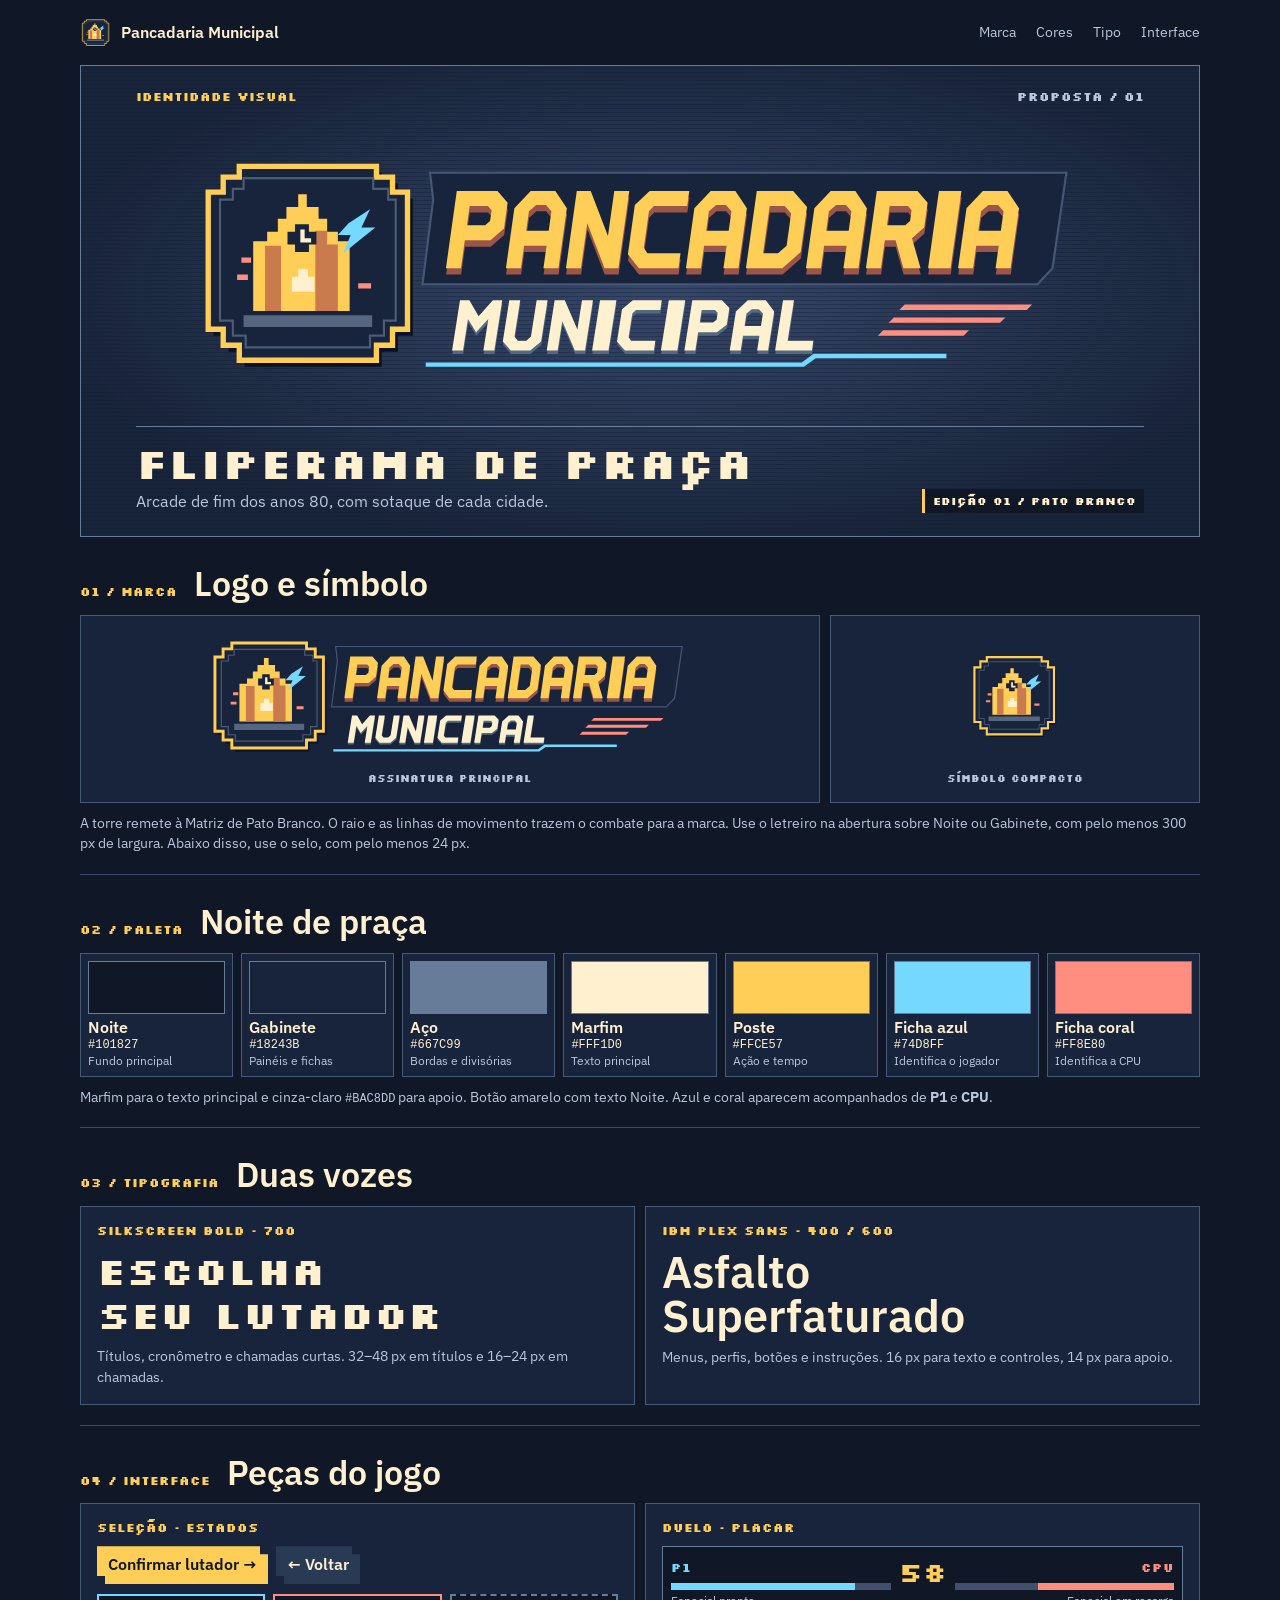
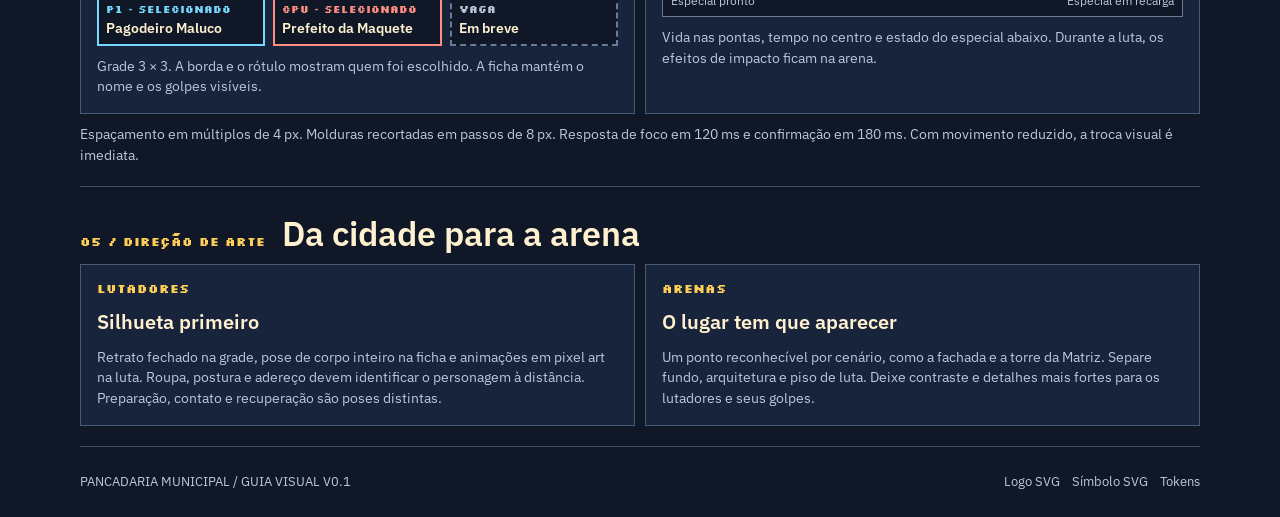
<file: design/index.html>
<!doctype html>
<html lang="pt-BR">
<head>
<meta charset="utf-8">
<meta name="viewport" content="width=device-width, initial-scale=1">
<meta name="theme-color" content="#101827">
<title>Pancadaria Municipal — Design system</title>
<link rel="icon" href="simbolo.svg" type="image/svg+xml">
<link rel="stylesheet" href="tokens.css">
<link rel="stylesheet" href="prancha.css">
</head>
<body>
<main>
  <header class="topo">
    <a href="#marca" class="assinatura"><img src="simbolo.svg" alt="" width="32" height="30"> Pancadaria Municipal</a>
    <nav aria-label="Seções do guia"><a href="#marca">Marca</a><a href="#cores">Cores</a><a href="#tipografia">Tipo</a><a href="#componentes">Interface</a></nav>
  </header>

  <section class="hero" id="marca" aria-labelledby="titulo">
    <div class="hero-top"><span>IDENTIDADE VISUAL</span><span>PROPOSTA / 01</span></div>
    <img class="hero-logo" src="logo.svg" alt="Logo Pancadaria Municipal. Torre amarela dentro de um selo pixelado, ao lado de um letreiro angular.">
    <div class="hero-base">
      <div><h1 id="titulo">Fliperama de praça</h1><p>Arcade de fim dos anos 80, com sotaque de cada cidade.</p></div>
      <span class="etiqueta">EDIÇÃO 01 / PATO BRANCO</span>
    </div>
  </section>

  <section class="secao" aria-labelledby="titulo-marca">
    <div class="cabeca"><span class="indice">01 / MARCA</span><h2 id="titulo-marca">Logo e símbolo</h2></div>
    <div class="duas marca-grid">
      <div class="placa placa-logo"><img src="logo.svg" alt="Assinatura horizontal"><span>ASSINATURA PRINCIPAL</span></div>
      <div class="placa placa-simbolo"><img src="simbolo.svg" alt="Símbolo da torre e do raio"><span>SÍMBOLO COMPACTO</span></div>
    </div>
    <p class="nota">A torre remete à Matriz de Pato Branco. O raio e as linhas de movimento trazem o combate para a marca. Use o letreiro na abertura sobre Noite ou Gabinete, com pelo menos 300 px de largura. Abaixo disso, use o selo, com pelo menos 24 px.</p>
  </section>

  <section class="secao" id="cores" aria-labelledby="titulo-cores">
    <div class="cabeca"><span class="indice">02 / PALETA</span><h2 id="titulo-cores">Noite de praça</h2></div>
    <div class="paleta">
      <div class="amostra" style="--cor:var(--pm-ink)"><span aria-hidden="true"></span><strong>Noite</strong><code>#101827</code><small>Fundo principal</small></div>
      <div class="amostra" style="--cor:var(--pm-panel)"><span aria-hidden="true"></span><strong>Gabinete</strong><code>#18243B</code><small>Painéis e fichas</small></div>
      <div class="amostra" style="--cor:var(--pm-line)"><span aria-hidden="true"></span><strong>Aço</strong><code>#667C99</code><small>Bordas e divisórias</small></div>
      <div class="amostra" style="--cor:var(--pm-cream)"><span aria-hidden="true"></span><strong>Marfim</strong><code>#FFF1D0</code><small>Texto principal</small></div>
      <div class="amostra" style="--cor:var(--pm-action)"><span aria-hidden="true"></span><strong>Poste</strong><code>#FFCE57</code><small>Ação e tempo</small></div>
      <div class="amostra" style="--cor:var(--pm-player)"><span aria-hidden="true"></span><strong>Ficha azul</strong><code>#74D8FF</code><small>Identifica o jogador</small></div>
      <div class="amostra" style="--cor:var(--pm-cpu)"><span aria-hidden="true"></span><strong>Ficha coral</strong><code>#FF8E80</code><small>Identifica a CPU</small></div>
    </div>
    <p class="nota">Marfim para o texto principal e cinza-claro <code>#BAC8DD</code> para apoio. Botão amarelo com texto Noite. Azul e coral aparecem acompanhados de <strong>P1</strong> e <strong>CPU</strong>.</p>
  </section>

  <section class="secao" id="tipografia" aria-labelledby="titulo-tipo">
    <div class="cabeca"><span class="indice">03 / TIPOGRAFIA</span><h2 id="titulo-tipo">Duas vozes</h2></div>
    <div class="duas">
      <div class="placa tipo">
        <span class="legenda">SILKSCREEN BOLD · 700</span>
        <div class="tipo-pixel">Escolha<br>seu lutador</div>
        <p>Títulos, cronômetro e chamadas curtas. 32–48 px em títulos e 16–24 px em chamadas.</p>
      </div>
      <div class="placa tipo">
        <span class="legenda">IBM PLEX SANS · 400 / 600</span>
        <div class="tipo-texto">Asfalto<br>Superfaturado</div>
        <p>Menus, perfis, botões e instruções. 16 px para texto e controles, 14 px para apoio.</p>
      </div>
    </div>
  </section>

  <section class="secao" id="componentes" aria-labelledby="titulo-interface">
    <div class="cabeca"><span class="indice">04 / INTERFACE</span><h2 id="titulo-interface">Peças do jogo</h2></div>
    <div class="duas">
      <div class="placa componente">
        <span class="legenda">SELEÇÃO · ESTADOS</span>
        <div class="acoes">
          <span class="acao" aria-label="Exemplo de ação principal">Confirmar lutador →</span>
          <span class="acao secundaria" aria-label="Exemplo de ação secundária">← Voltar</span>
        </div>
        <div class="estados">
          <div class="cartao ativo"><span>P1 · SELECIONADO</span><strong>Pagodeiro Maluco</strong></div>
          <div class="cartao cpu"><span>CPU · SELECIONADO</span><strong>Prefeito da Maquete</strong></div>
          <div class="cartao bloqueado"><span>VAGA</span><strong>Em breve</strong></div>
        </div>
        <p>Grade 3 × 3. A borda e o rótulo mostram quem foi escolhido. A ficha mantém o nome e os golpes visíveis.</p>
      </div>
      <div class="placa componente">
        <span class="legenda">DUELO · PLACAR</span>
        <div class="placar" aria-label="Exemplo de placar. P1 com 84 de vida. CPU com 62 de vida. 58 segundos restantes.">
          <div class="lado lado-p1"><span>P1</span><div class="vida"><i style="width:84%"></i></div><small>Especial pronto</small></div>
          <span class="tempo">58</span>
          <div class="lado lado-cpu"><span>CPU</span><div class="vida"><i style="width:62%"></i></div><small>Especial em recarga</small></div>
        </div>
        <p>Vida nas pontas, tempo no centro e estado do especial abaixo. Durante a luta, os efeitos de impacto ficam na arena.</p>
      </div>
    </div>
    <p class="nota">Espaçamento em múltiplos de 4 px. Molduras recortadas em passos de 8 px. Resposta de foco em 120 ms e confirmação em 180 ms. Com movimento reduzido, a troca visual é imediata.</p>
  </section>

  <section class="secao arte" aria-labelledby="titulo-arte">
    <div class="cabeca"><span class="indice">05 / DIREÇÃO DE ARTE</span><h2 id="titulo-arte">Da cidade para a arena</h2></div>
    <div class="duas">
      <div class="placa tipo"><span class="legenda">LUTADORES</span><h3>Silhueta primeiro</h3><p>Retrato fechado na grade, pose de corpo inteiro na ficha e animações em pixel art na luta. Roupa, postura e adereço devem identificar o personagem à distância. Preparação, contato e recuperação são poses distintas.</p></div>
      <div class="placa tipo"><span class="legenda">ARENAS</span><h3>O lugar tem que aparecer</h3><p>Um ponto reconhecível por cenário, como a fachada e a torre da Matriz. Separe fundo, arquitetura e piso de luta. Deixe contraste e detalhes mais fortes para os lutadores e seus golpes.</p></div>
    </div>
  </section>

  <footer><span>PANCADARIA MUNICIPAL / GUIA VISUAL V0.1</span><a href="logo.svg">Logo SVG</a><a href="simbolo.svg">Símbolo SVG</a><a href="tokens.css">Tokens</a></footer>
</main>
</body>
</html>
</file>
<file: design/tokens.css>
@font-face {
  font-family: Silkscreen;
  src: url("fontes/Silkscreen-Bold.ttf") format("truetype");
  font-style: normal;
  font-weight: 700;
  font-display: swap;
}

@font-face {
  font-family: "IBM Plex Sans";
  src: url("fontes/IBM-Plex-Sans.ttf") format("truetype");
  font-style: normal;
  font-weight: 400 700;
  font-display: swap;
}

:root {
  --pm-ink: #101827;
  --pm-panel: #18243B;
  --pm-line: #667C99;
  --pm-cream: #FFF1D0;
  --pm-muted: #BAC8DD;
  --pm-action: #FFCE57;
  --pm-player: #74D8FF;
  --pm-cpu: #FF8E80;
  --pm-display: Silkscreen, "Courier New", monospace;
  --pm-text: "IBM Plex Sans", system-ui, sans-serif;
  --pm-space: 4px;
  --pm-cut: 8px;
  --pm-motion-fast: 120ms;
  --pm-motion-confirm: 180ms;
}
</file>
<file: design/prancha.css>
* { box-sizing: border-box; }
html { color-scheme: dark; }
body { margin: 0; background: var(--pm-ink); color: var(--pm-cream); font: 400 16px/1.48 var(--pm-text); }
a { color: inherit; }
a:focus-visible { outline: 2px solid var(--pm-player); outline-offset: 4px; }
h1, h2, h3, p { margin: 0; }
main { width: min(1120px, calc(100% - 48px)); margin: auto; }
.topo, footer { display: flex; align-items: center; justify-content: space-between; gap: 12px; flex-wrap: wrap; }
.topo { min-height: 65px; padding-block: 12px; }
.topo a, footer a { text-decoration: none; }
.topo a:hover, footer a:hover { text-decoration: underline; }
.assinatura { display: inline-flex; align-items: center; gap: 9px; font-weight: 600; }
.topo nav { display: flex; gap: 20px; flex-wrap: wrap; color: var(--pm-muted); font-size: 14px; }
.hero { position: relative; isolation: isolate; overflow: hidden; padding: 23px clamp(18px, 4.8vw, 55px); border: 1px solid #667c99; background: #18243b; }
.hero::before { content: ""; position: absolute; inset: 0; z-index: -1; background: repeating-linear-gradient(0deg, transparent 0 3px, #10182750 3px 4px), radial-gradient(ellipse at 52% 48%, #35476b, transparent 76%); }
.hero-top { display: flex; justify-content: space-between; align-items: baseline; flex-wrap: wrap; gap: 8px; color: var(--pm-muted); font: 700 clamp(9px, 1.5vw, 12px)/1.4 var(--pm-display); }
.hero-top span:first-child { color: var(--pm-action); }
.hero-logo { display: block; width: min(100%, 900px); margin: clamp(16px, 3.5vw, 40px) auto; }
.hero-base { display: flex; align-items: flex-end; justify-content: space-between; flex-wrap: wrap; gap: 12px; border-top: 1px solid #667c99; padding-top: 14px; }
h1 { font: 700 clamp(22px, 4.2vw, 43px)/1.04 var(--pm-display); color: var(--pm-cream); }
.hero-base p { margin-top: 4px; color: var(--pm-muted); }
.etiqueta { border-left: 3px solid var(--pm-action); background: var(--pm-ink); padding: 5px 8px; font: 700 11px var(--pm-display); }
.secao { padding-block: 28px 20px; border-bottom: 1px solid #3d4d67; }
.cabeca { display: flex; align-items: baseline; gap: 8px 17px; margin-bottom: 12px; flex-wrap: wrap; }
.indice, .legenda, .placa-logo span, .placa-simbolo span { color: var(--pm-action); font: 700 12px/1.35 var(--pm-display); }
h2 { font-size: clamp(23px, 3vw, 34px); line-height: 1.1; font-weight: 600; }
.duas { display: grid; grid-template-columns: repeat(2, minmax(0, 1fr)); gap: 10px; }
.marca-grid { grid-template-columns: minmax(0, 2fr) minmax(0, 1fr); }
.placa { min-width: 0; padding: 16px; background: var(--pm-panel); border: 1px solid #465976; }
.placa-logo, .placa-simbolo { display: grid; grid-template-rows: minmax(72px, 1fr) auto; gap: 10px; place-items: center; text-align: center; }
.placa-logo img { width: min(100%, 490px); }
.placa-simbolo img { width: min(100%, 95px); }
.placa-logo span, .placa-simbolo span { color: var(--pm-muted); font-size: 10px; }
.nota { color: var(--pm-muted); margin-top: 10px; font-size: 14px; }
.paleta { display: grid; grid-template-columns: repeat(7, minmax(0, 1fr)); gap: 8px; }
.amostra { min-width: 0; display: grid; align-content: start; gap: 2px; padding: 7px; border: 1px solid #465976; background: var(--pm-panel); }
.amostra span { height: 53px; background: var(--cor); border: 1px solid #667c99; }
.amostra strong { margin-top: 3px; line-height: 1.1; font-weight: 600; }
code { font: 12px "Consolas", monospace; }
.amostra small { color: var(--pm-muted); font-size: 12px; line-height: 1.2; }
.tipo, .componente { display: grid; align-content: start; gap: 10px; }
.tipo p, .componente p { color: var(--pm-muted); font-size: 14px; }
.tipo-pixel { font: 700 clamp(21px, 4vw, 39px)/1.12 var(--pm-display); }
.tipo-texto { font: 600 clamp(24px, 4.5vw, 45px)/.98 var(--pm-text); }
.acoes, .estados { display: flex; gap: 8px; flex-wrap: wrap; }
.acao { padding: 7px 11px; font-weight: 600; background: var(--pm-action); color: var(--pm-ink); clip-path: polygon(0 0, calc(100% - 8px) 0, calc(100% - 8px) 8px, 100% 8px, 100% 100%, 8px 100%, 8px calc(100% - 8px), 0 calc(100% - 8px)); }
.acao.secundaria { background: #293a55; color: var(--pm-cream); }
.cartao { display: grid; gap: 4px; flex: 1 1 115px; border: 2px solid var(--pm-player); padding: 7px; color: var(--pm-player); background: var(--pm-ink); }
.cartao span { font: 700 10px/1.3 var(--pm-display); }
.cartao strong { font-size: 14px; color: var(--pm-cream); line-height: 1.2; font-weight: 600; }
.cartao.cpu { color: var(--pm-cpu); border-color: var(--pm-cpu); }
.cartao.bloqueado { color: var(--pm-muted); border-color: var(--pm-line); border-style: dashed; }
.placar { display: grid; grid-template-columns: minmax(0, 1fr) auto minmax(0, 1fr); gap: 8px; padding: 8px; border: 1px solid var(--pm-line); background: var(--pm-ink); }
.lado { color: var(--pm-player); }
.lado-cpu { color: var(--pm-cpu); text-align: right; }
.lado span { font: 700 12px/1.2 var(--pm-display); }
.lado small { display: block; color: var(--pm-muted); font-size: 12px; line-height: 1.2; }
.vida { height: 7px; margin-block: 4px; background: #40506d; }
.vida i { display: block; height: 100%; background: currentColor; }
.lado-cpu i { margin-left: auto; }
.tempo { color: var(--pm-action); font: 700 clamp(17px, 3vw, 27px)/1.25 var(--pm-display); }
.arte h3 { font-size: 20px; font-weight: 600; }
footer { justify-content: flex-start; min-height: 70px; color: var(--pm-muted); font-size: 13px; }
footer span { flex: 1 1 245px; }
@media (max-width: 760px) {
  .paleta { grid-template-columns: repeat(4, minmax(0, 1fr)); }
}
@media (max-width: 540px) {
  main { width: calc(100% - 24px); }
  .hero { padding: 14px; }
  .secao { padding-block: 20px 16px; }
  .duas { grid-template-columns: 1fr; }
  .marca-grid { grid-template-columns: minmax(0, 2fr) minmax(0, 1fr); }
  .placa { padding: 11px; }
  .paleta { grid-template-columns: repeat(3, minmax(0, 1fr)); }
  .amostra span { height: 40px; }
}
</file>
